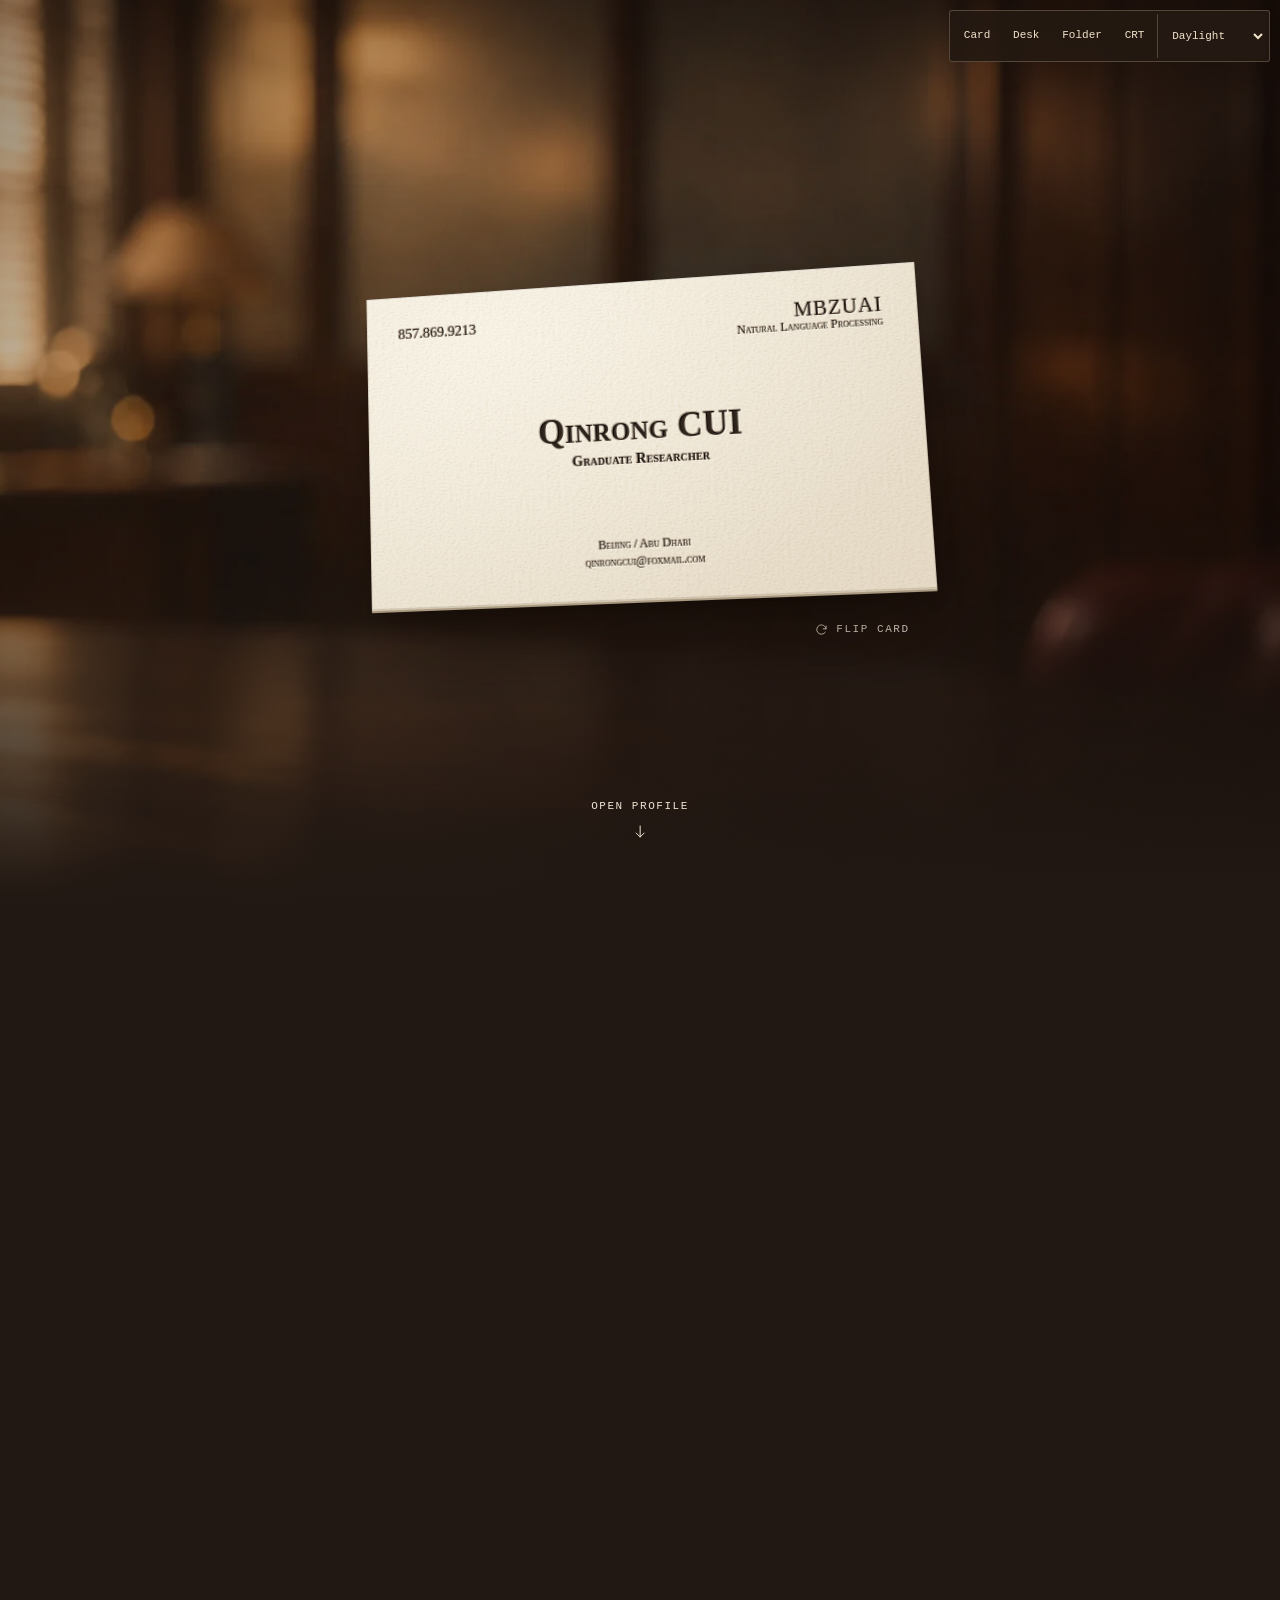
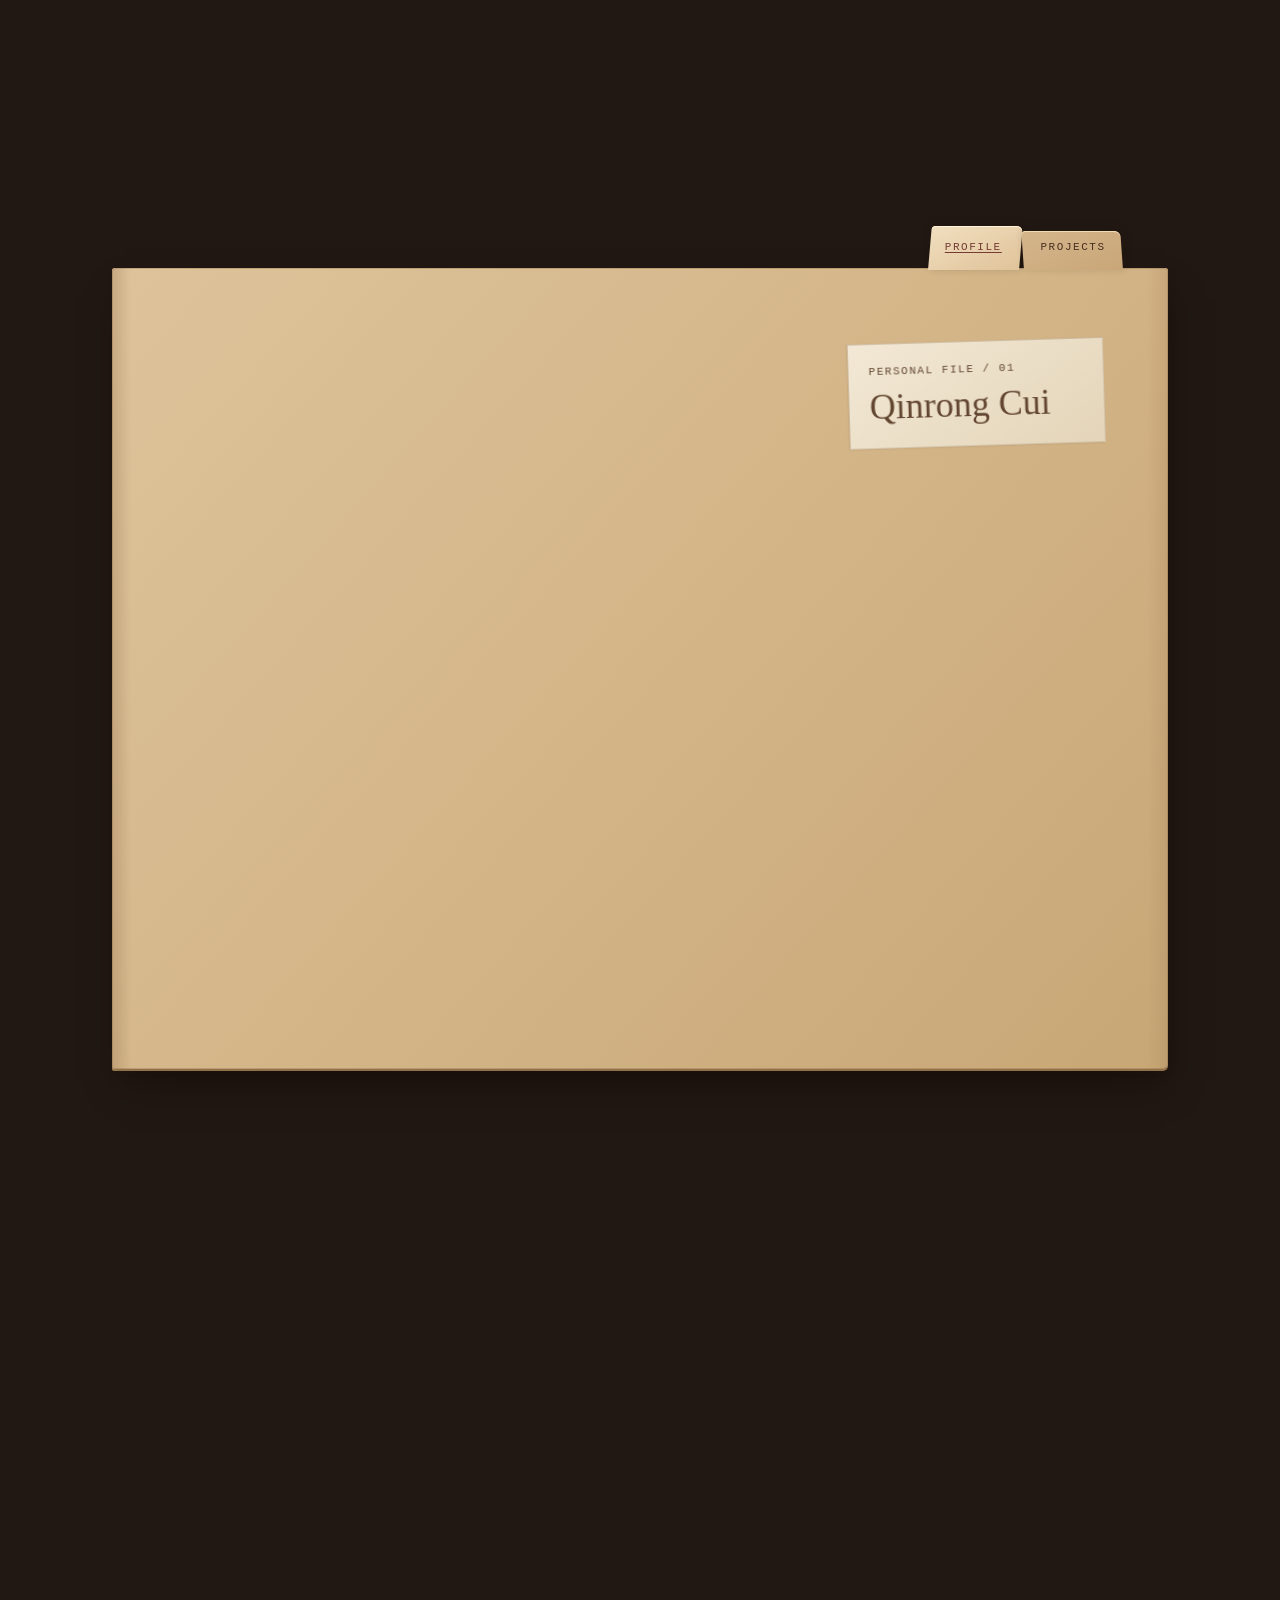
<file: index.html>
<!doctype html>
<html lang="en">
<head>
  <meta charset="utf-8">
  <meta name="viewport" content="width=device-width, initial-scale=1">
  <meta name="description" content="Qinrong Cui, graduate researcher in Natural Language Processing at MBZUAI.">
  <meta name="theme-color" content="#211813">
  <title>Qinrong Cui</title>
  <link rel="icon" type="image/svg+xml" href="assets/monogram.svg">
  <link rel="preload" as="image" href="assets/office.webp">
  <link rel="stylesheet" href="assets/site.css?v=desk-terminal">
  <link rel="stylesheet" href="assets/terminal.css?v=desk-terminal">
  <link rel="stylesheet" href="assets/desk3d/scene.css">
  <link rel="stylesheet" href="assets/dossier.css">
  <script src="assets/site.js?v=desk-3d" defer></script>
  <script src="assets/dossier.js" defer></script>
  <script src="assets/desk3d/scene.js" type="module"></script>
</head>
<body>
  <main class="desk-story">
    <div class="desk-backdrop" aria-hidden="true">
      <div class="desk-render"></div>
      <div class="desk-camera">
        <img src="assets/walnut-desk.webp" width="1672" height="941" alt="">
      </div>
    </div>
    <nav class="desk-inspect small-print" aria-label="Desk views and lighting" hidden>
      <button type="button" data-desk-view="card">Card</button>
      <button type="button" data-desk-view="desk">Desk</button>
      <button type="button" data-desk-view="folder">Folder</button>
      <button type="button" data-desk-view="crt">CRT</button>
      <select aria-label="Desk lighting">
        <option value="day">Daylight</option>
        <option value="dusk">Dusk</option>
        <option value="night">Night</option>
        <option value="local">Local time</option>
      </select>
    </nav>
    <div class="desk-arrival" id="card" tabindex="-1">
      <section class="cover" aria-label="Qinrong Cui’s business card">
        <svg class="card-materials" width="0" height="0" aria-hidden="true" focusable="false">
          <defs>
            <filter id="fiber-relief" filterUnits="userSpaceOnUse" x="0" y="0" width="168" height="168" color-interpolation-filters="sRGB">
              <feTurbulence type="fractalNoise" baseFrequency=".28 .57" numOctaves="2" seed="23" stitchTiles="stitch" result="fiber-height"/>
              <feDiffuseLighting in="fiber-height" surfaceScale="1.45" lighting-color="#fff">
                <feDistantLight data-card-light azimuth="225" elevation="38"/>
              </feDiffuseLighting>
            </filter>
            <pattern id="lit-fibers" width="168" height="168" patternUnits="userSpaceOnUse">
              <rect width="168" height="168" fill="#808080" filter="url(#fiber-relief)"/>
            </pattern>

            <filter id="pressed-ink" x="-10%" y="-24%" width="120%" height="148%" color-interpolation-filters="sRGB">
              <feGaussianBlur in="SourceAlpha" stdDeviation=".55" result="glyph-depth"/>
              <feDiffuseLighting in="glyph-depth" surfaceScale="-2.1" lighting-color="#fff" result="groove-light">
                <feDistantLight data-card-light azimuth="225" elevation="38"/>
              </feDiffuseLighting>
              <feComponentTransfer in="groove-light" result="ink-tone">
                <feFuncR type="linear" slope=".23" intercept=".048"/>
                <feFuncG type="linear" slope=".18" intercept=".039"/>
                <feFuncB type="linear" slope=".14" intercept=".031"/>
              </feComponentTransfer>
              <feComposite in="ink-tone" in2="SourceAlpha" operator="in" result="ink"/>
              <feColorMatrix id="groove-shadow" in="groove-light" type="matrix" values="0 0 0 0 .39  0 0 0 0 .28  0 0 0 0 .19  -.72 0 0 0 .418" result="groove-shadow"/>
              <feColorMatrix id="groove-highlight" in="groove-light" type="matrix" values="0 0 0 0 1  0 0 0 0 .99  0 0 0 0 .95  1.55 0 0 0 -.989" result="groove-highlight"/>
              <feMerge>
                <feMergeNode in="groove-shadow"/>
                <feMergeNode in="groove-highlight"/>
                <feMergeNode in="ink"/>
              </feMerge>
            </filter>
          </defs>
        </svg>

        <div class="card-stage">
          <button class="card-flip small-print" type="button" aria-controls="card-contact" aria-expanded="false" hidden>
            <svg width="15" height="15" viewBox="0 0 16 16" fill="none" aria-hidden="true">
              <path d="M12.9 7.3A5 5 0 1 0 12 11m.9-6.8v3.1H9.8" stroke="currentColor" stroke-linecap="round" stroke-linejoin="round"/>
            </svg>
            Flip card
          </button>

          <div class="business-card">
            <div class="card-side card-front paper">
              <svg class="card-surface" width="100%" height="100%" aria-hidden="true" focusable="false">
                <rect width="100%" height="100%" fill="url(#lit-fibers)"/>
              </svg>
              <div class="card-corners">
                <a class="card-phone" href="tel:+18578699213"><span class="card-ink">857.869.9213</span></a>
                <div class="card-affiliation card-ink">
                  <strong>MBZUAI</strong>
                  <span>Natural Language Processing</span>
                </div>
              </div>

              <div class="card-identity card-ink">
                <h1 id="card-name">Qinrong <span class="card-surname">Cui</span></h1>
                <p>Graduate Researcher</p>
              </div>

              <div class="card-details">
                <span class="card-ink">Beijing / Abu Dhabi</span>
                <a href="mailto:qinrongcui@foxmail.com"><span class="card-ink">qinrongcui@foxmail.com</span></a>
              </div>
            </div>

            <div class="card-side card-back paper" id="card-contact" inert>
              <svg class="card-surface" width="100%" height="100%" aria-hidden="true" focusable="false">
                <rect width="100%" height="100%" fill="url(#lit-fibers)"/>
              </svg>
              <div class="card-back-heading">
                <h2 class="card-ink">Contact</h2>
                <span class="card-ink">Beijing / Abu Dhabi</span>
              </div>
              <dl class="card-contact-list">
                <div>
                  <dt class="card-ink">Email</dt>
                  <dd><a href="mailto:qinrongcui@foxmail.com"><span class="card-ink">qinrongcui@foxmail.com</span></a></dd>
                </div>
                <div>
                  <dt class="card-ink">Phone</dt>
                  <dd><a href="tel:+18578699213"><span class="card-ink">+1 857.869.9213</span></a></dd>
                </div>
                <div>
                  <dt class="card-ink">GitHub</dt>
                  <dd><a href="https://github.com/Qinmayyear"><span class="card-ink">@Qinmayyear</span></a></dd>
                </div>
                <div>
                  <dt class="card-ink">LinkedIn</dt>
                  <dd><a href="https://www.linkedin.com/in/qinrong-cui-92b93a1bb/"><span class="card-ink">Qinrong Cui</span></a></dd>
                </div>
              </dl>
            </div>
          </div>
        </div>

        <a class="open-profile small-print" href="#profile">
          <span>Open profile</span>
          <svg width="16" height="16" viewBox="0 0 16 16" fill="none" aria-hidden="true">
            <path d="M8 2v11m-4-4 4 4 4-4" stroke="currentColor" stroke-linecap="round" stroke-linejoin="round"/>
          </svg>
        </a>
      </section>
    </div>

    <section class="profile-scene" id="profile" aria-labelledby="profile-title" tabindex="-1">
      <div class="file-folder dossier">
        <nav class="dossier-tabs small-print" aria-label="Folder sections">
          <a class="dossier-tab" id="dossier-profile-tab" href="#profile">Profile</a>
          <a class="dossier-tab" id="dossier-projects-tab" href="projects/">Projects</a>
        </nav>
        <div class="profile-sheet paper">
          <article id="dossier-profile">
            <header>
              <div class="sheet-meta small-print">
                <p><span class="sheet-number">01</span> Personal Profile</p>
                <p>Abu Dhabi, UAE</p>
              </div>

              <div class="sheet-heading">
                <div>
                  <h2 id="profile-title">Qinrong Cui</h2>
                  <p class="sheet-subtitle">Graduate research in natural language processing</p>
                </div>
                <img class="sheet-imprint" src="assets/monogram.svg" width="104" height="104" alt="">
              </div>
            </header>

            <p class="sheet-intro">I study how to evaluate multimodal models, especially how well they understand images and generate video. I’m interested in building benchmarks that make those capabilities easier to measure.</p>

            <div class="sheet-columns">
              <section aria-labelledby="education-title">
                <h3 class="small-print" id="education-title">Education</h3>
                <ul class="education-list">
                  <li>
                    <div class="education-line">
                      <strong><abbr title="Mohamed bin Zayed University of Artificial Intelligence">MBZUAI</abbr></strong>
                      <span class="education-date">2025–present</span>
                    </div>
                    <p>M.Sc. in Natural Language Processing</p>
                  </li>
                  <li>
                    <div class="education-line">
                      <strong>Northeastern University</strong>
                      <span class="education-date">2021–2025</span>
                    </div>
                    <p>B.S. in Computer Science</p>
                  </li>
                </ul>
              </section>

              <section aria-labelledby="interests-title">
                <h3 class="small-print" id="interests-title">Research Interests</h3>
                <ul class="interest-list">
                  <li>Multimodal language models</li>
                  <li>Video generation evaluation</li>
                  <li>Benchmark development</li>
                </ul>
              </section>
            </div>
          </article>

          <section id="dossier-projects" hidden>
            <header class="dossier-project-header">
              <h2 id="dossier-project-title">Projects</h2>
              <a class="small-print" href="projects/">Full research archive</a>
            </header>
            <p class="dossier-status" role="status"></p>
            <div class="dossier-project-content"></div>
          </section>

          <footer class="sheet-footer small-print" id="profile-end" tabindex="-1">
            <nav class="file-navigation" aria-label="Explore the desk">
              <a href="#terminal">Open terminal</a>
            </nav>
            <nav aria-label="Contact">
              <a href="https://github.com/Qinmayyear">GitHub</a>
              <a href="https://www.linkedin.com/in/qinrong-cui-92b93a1bb/">LinkedIn</a>
              <a class="back-to-card" href="#card">Back to card</a>
            </nav>
          </footer>
        </div>
        <div class="folder-cover" aria-hidden="true">
          <div class="folder-label">
            <p class="small-print">Personal file / 01</p>
            <p>Qinrong Cui</p>
          </div>
        </div>
      </div>
    </section>

    <div class="terminal-travel" aria-hidden="true"></div>
    <section class="terminal-scene" id="terminal" aria-labelledby="terminal-title" tabindex="-1">
      <div class="terminal-window">
        <div class="terminal-glass">
          <header class="terminal-header small-print">
            <p>03 / Desk terminal</p>
            <p class="terminal-session">Local session</p>
          </header>

          <div class="terminal-heading">
            <h2 id="terminal-title">Guestbook<span aria-hidden="true">_</span></h2>
            <p>Leave a short note. Notes are saved in this browser.</p>
          </div>

          <div class="terminal-desk">
            <form class="terminal-form" hidden>
              <label for="guest-name">Name <span>(optional)</span></label>
              <input id="guest-name" name="name" type="text" maxlength="40" autocomplete="nickname" placeholder="Visitor">
              <label for="guest-message">Note</label>
              <textarea id="guest-message" name="message" rows="3" maxlength="280" required></textarea>
              <button type="submit">Save note</button>
              <p class="terminal-status" role="status"></p>
            </form>

            <section class="terminal-notes" aria-labelledby="terminal-notes-title">
              <h3 class="small-print" id="terminal-notes-title">Notes on this device</h3>
              <p class="terminal-empty">No notes yet.</p>
              <ul class="terminal-log"></ul>
              <noscript><p>Enable JavaScript to save a note.</p></noscript>
            </section>
          </div>

          <nav class="terminal-footer small-print" aria-label="Desk navigation">
            <a href="#profile-end">Back to desk</a>
            <a href="projects/">Projects</a>
          </nav>
        </div>
      </div>
    </section>
  </main>
</body>
</html>
</file>
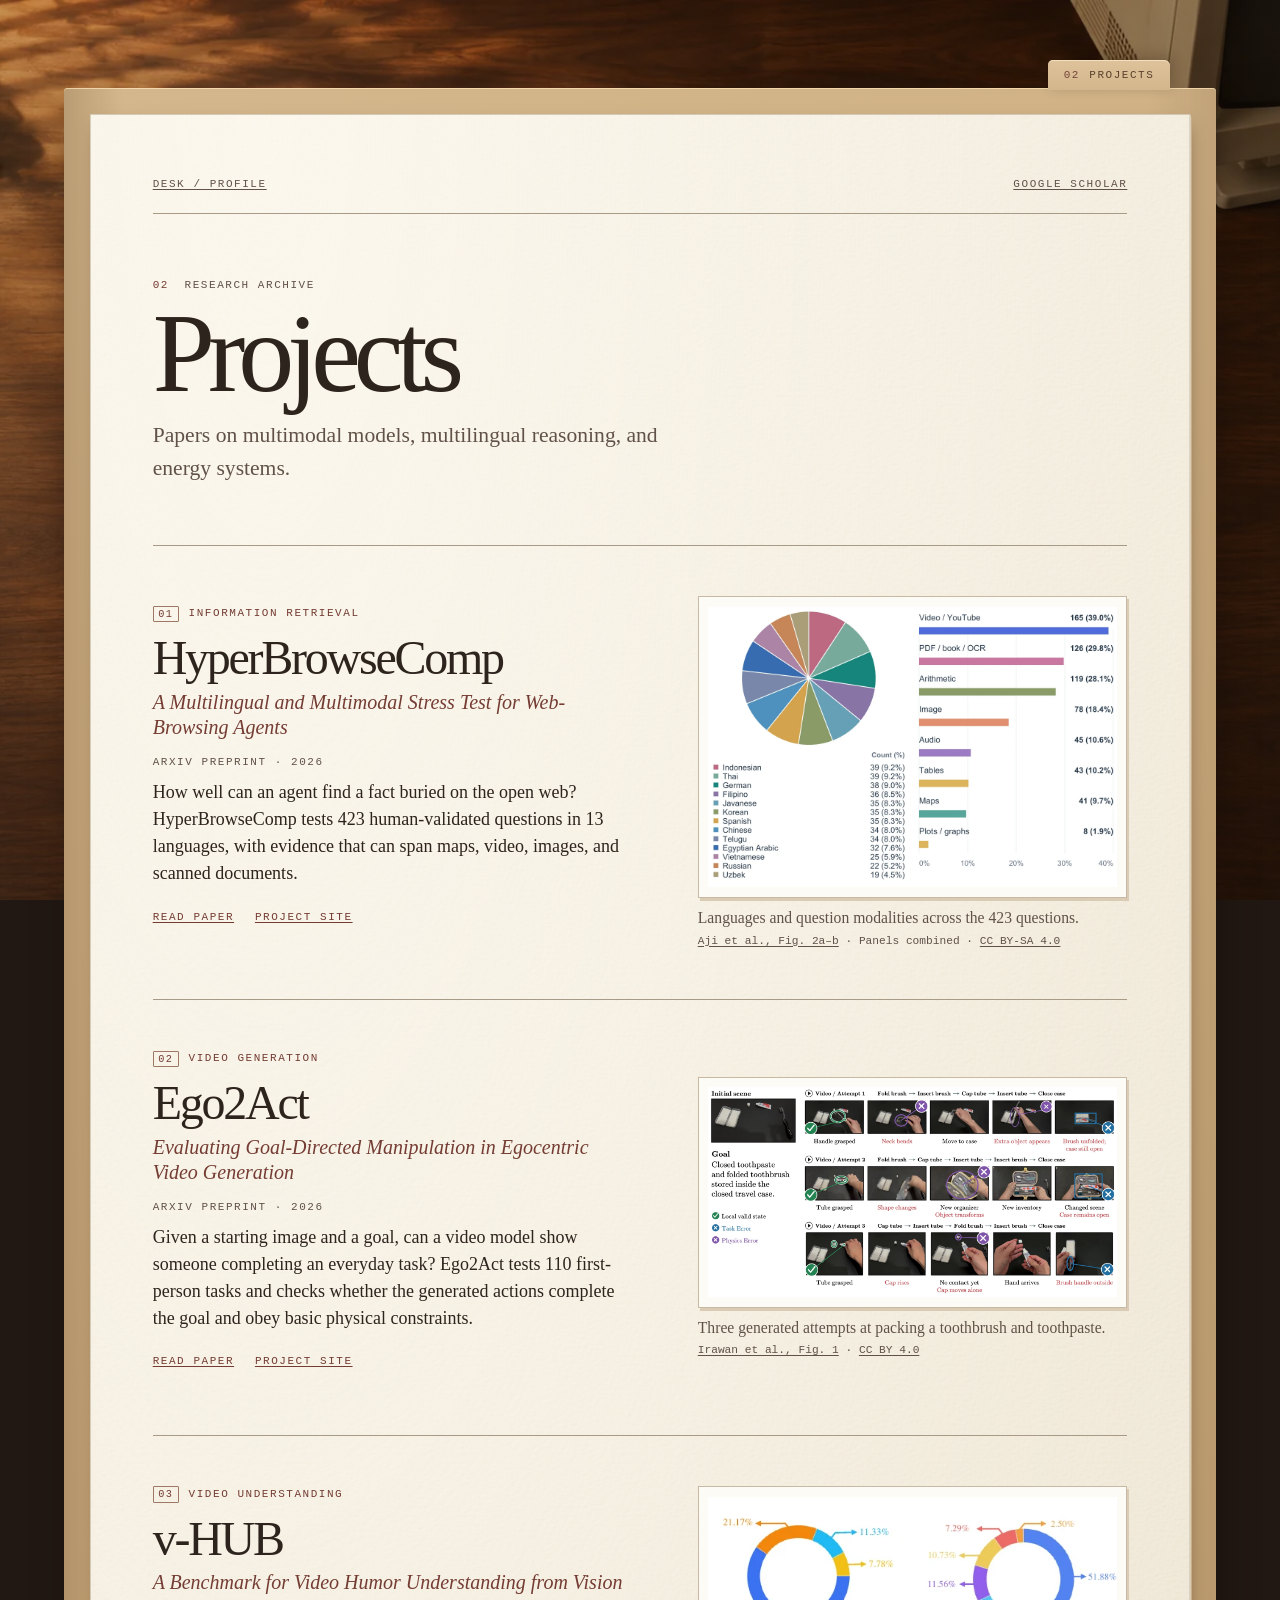
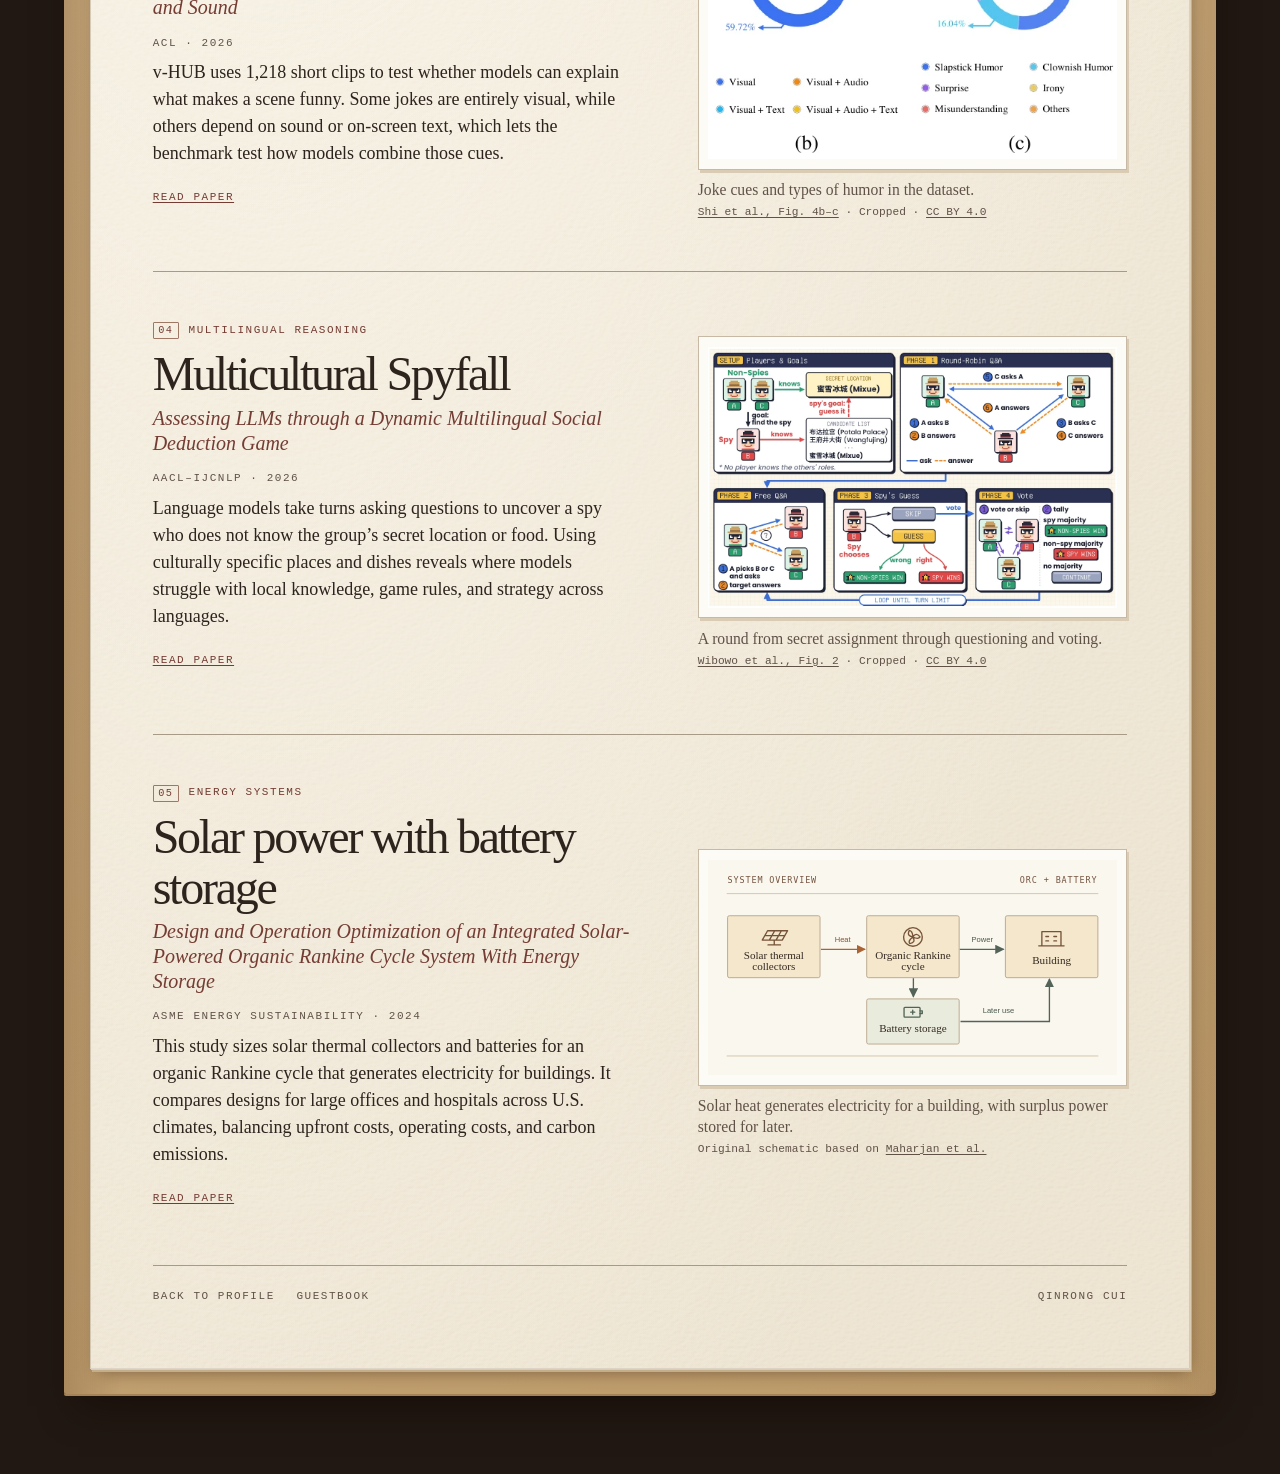
<file: projects/index.html>
<!doctype html>
<html lang="en">
<head>
  <meta charset="utf-8">
  <meta name="viewport" content="width=device-width, initial-scale=1">
  <meta name="description" content="Research projects and publications by Qinrong Cui, with short summaries and figures from the papers.">
  <meta name="theme-color" content="#211813">
  <title>Projects · Qinrong Cui</title>
  <link rel="icon" type="image/svg+xml" href="../assets/monogram.svg">
  <link rel="stylesheet" href="../assets/site.css?v=desk-terminal">
  <link rel="stylesheet" href="../assets/projects.css?v=desk-terminal">
</head>
<body class="projects-page">
  <main class="projects-scene">
    <div class="file-folder research-folder">
      <div class="folder-tab small-print" aria-hidden="true"><span>02</span> Projects</div>
      <div class="profile-sheet paper research-sheet">
        <header class="research-header">
          <nav class="sheet-meta small-print" aria-label="Desk navigation">
            <a href="../#profile-end">Desk / Profile</a>
            <a href="https://scholar.google.com/citations?user=haKq-BoAAAAJ&amp;hl=en">Google Scholar</a>
          </nav>
          <div class="research-heading">
            <p class="small-print"><span class="sheet-number">02</span> Research archive</p>
            <h1>Projects</h1>
            <p>Papers on multimodal models, multilingual reasoning, and energy systems.</p>
          </div>
        </header>

        <ol class="research-list">
          <li>
            <article class="research-entry" aria-labelledby="hyperbrowse-title">
              <div class="research-copy">
                <p class="research-index small-print"><span>01</span> Information retrieval</p>
                <h2 id="hyperbrowse-title">HyperBrowseComp<span>A Multilingual and Multimodal Stress Test for Web-Browsing Agents</span></h2>
                <p class="research-venue small-print">arXiv preprint · 2026</p>
                <p>How well can an agent find a fact buried on the open web? HyperBrowseComp tests 423 human-validated questions in 13 languages, with evidence that can span maps, video, images, and scanned documents.</p>
                <nav class="research-links small-print" aria-label="HyperBrowseComp resources">
                  <a href="https://arxiv.org/abs/2610.03574">Read paper</a>
                  <a href="https://hyperbrowsecomp.github.io/">Project site</a>
                </nav>
              </div>
              <figure class="research-figure">
                <a class="figure-print" href="../assets/figures/hyperbrowsecomp.webp" aria-label="View the HyperBrowseComp charts at full size">
                  <img src="../assets/figures/hyperbrowsecomp.webp" width="1112" height="764" alt="A pie chart of the 13 question languages and a bar chart of the evidence and reasoning types in the benchmark." decoding="async">
                </a>
                <figcaption>
                  <span>Languages and question modalities across the 423 questions.</span>
                  <span class="figure-credit"><a href="https://arxiv.org/html/2610.03574v1#S3.F2">Aji et al., Fig. 2a–b</a> · Panels combined · <a href="https://creativecommons.org/licenses/by-sa/4.0/">CC BY-SA 4.0</a></span>
                </figcaption>
              </figure>
            </article>
          </li>
          <li>
            <article class="research-entry" aria-labelledby="ego-title">
              <div class="research-copy">
                <p class="research-index small-print"><span>02</span> Video generation</p>
                <h2 id="ego-title">Ego2Act<span>Evaluating Goal-Directed Manipulation in Egocentric Video Generation</span></h2>
                <p class="research-venue small-print">arXiv preprint · 2026</p>
                <p>Given a starting image and a goal, can a video model show someone completing an everyday task? Ego2Act tests 110 first-person tasks and checks whether the generated actions complete the goal and obey basic physical constraints.</p>
                <nav class="research-links small-print" aria-label="Ego2Act resources">
                  <a href="https://arxiv.org/abs/2610.01092">Read paper</a>
                  <a href="https://ego2act.github.io/">Project site</a>
                </nav>
              </div>
              <figure class="research-figure">
                <a class="figure-print" href="../assets/figures/ego2act.webp" aria-label="View the Ego2Act example at full size">
                  <img src="../assets/figures/ego2act.webp" width="1440" height="740" alt="Three generated attempts to pack a travel case. Markers call out skipped steps and objects changing shape or moving on their own." loading="lazy" decoding="async">
                </a>
                <figcaption>
                  <span>Three generated attempts at packing a toothbrush and toothpaste.</span>
                  <span class="figure-credit"><a href="https://arxiv.org/html/2610.01092v1#S1.F1">Irawan et al., Fig. 1</a> · <a href="https://creativecommons.org/licenses/by/4.0/">CC BY 4.0</a></span>
                </figcaption>
              </figure>
            </article>
          </li>
          <li>
            <article class="research-entry" aria-labelledby="v-hub-title">
              <div class="research-copy">
                <p class="research-index small-print"><span>03</span> Video understanding</p>
                <h2 id="v-hub-title">v-HUB<span>A Benchmark for Video Humor Understanding from Vision and Sound</span></h2>
                <p class="research-venue small-print">ACL · 2026</p>
                <p>v-HUB uses 1,218 short clips to test whether models can explain what makes a scene funny. Some jokes are entirely visual, while others depend on sound or on-screen text, which lets the benchmark test how models combine those cues.</p>
                <nav class="research-links small-print" aria-label="v-HUB resources">
                  <a href="https://aclanthology.org/2026.acl-long.1785/">Read paper</a>
                </nav>
              </div>
              <figure class="research-figure">
                <a class="figure-print" href="../assets/figures/v-hub.webp" aria-label="View the v-HUB charts at full size">
                  <img src="../assets/figures/v-hub.webp" width="548" height="352" alt="Two charts showing which cues convey the jokes and how the clips are distributed across humor types." loading="lazy" decoding="async">
                </a>
                <figcaption>
                  <span>Joke cues and types of humor in the dataset.</span>
                  <span class="figure-credit"><a href="https://aclanthology.org/2026.acl-long.1785.pdf#page=5">Shi et al., Fig. 4b–c</a> · Cropped · <a href="https://creativecommons.org/licenses/by/4.0/">CC BY 4.0</a></span>
                </figcaption>
              </figure>
            </article>
          </li>
          <li>
            <article class="research-entry" aria-labelledby="spyfall-title">
              <div class="research-copy">
                <p class="research-index small-print"><span>04</span> Multilingual reasoning</p>
                <h2 id="spyfall-title">Multicultural Spyfall<span>Assessing LLMs through a Dynamic Multilingual Social Deduction Game</span></h2>
                <p class="research-venue small-print">AACL–IJCNLP · 2026</p>
                <p>Language models take turns asking questions to uncover a spy who does not know the group’s secret location or food. Using culturally specific places and dishes reveals where models struggle with local knowledge, game rules, and strategy across languages.</p>
                <nav class="research-links small-print" aria-label="Multicultural Spyfall resources">
                  <a href="https://aclanthology.org/2026.aacl-long.155/">Read paper</a>
                </nav>
              </div>
              <figure class="research-figure">
                <a class="figure-print" href="../assets/figures/spyfall.webp" aria-label="View the Multicultural Spyfall diagram at full size">
                  <img src="../assets/figures/spyfall.webp" width="1144" height="730" alt="Game flow from assigning a secret location to rounds of questioning, a spy's guess, and a vote." loading="lazy" decoding="async">
                </a>
                <figcaption>
                  <span>A round from secret assignment through questioning and voting.</span>
                  <span class="figure-credit"><a href="https://aclanthology.org/2026.aacl-long.155.pdf#page=2">Wibowo et al., Fig. 2</a> · Cropped · <a href="https://creativecommons.org/licenses/by/4.0/">CC BY 4.0</a></span>
                </figcaption>
              </figure>
            </article>
          </li>
          <li>
            <article class="research-entry" aria-labelledby="solar-title">
              <div class="research-copy">
                <p class="research-index small-print"><span>05</span> Energy systems</p>
                <h2 id="solar-title">Solar power with battery storage<span>Design and Operation Optimization of an Integrated Solar-Powered Organic Rankine Cycle System With Energy Storage</span></h2>
                <p class="research-venue small-print">ASME Energy Sustainability · 2024</p>
                <p>This study sizes solar thermal collectors and batteries for an organic Rankine cycle that generates electricity for buildings. It compares designs for large offices and hospitals across U.S. climates, balancing upfront costs, operating costs, and carbon emissions.</p>
                <nav class="research-links small-print" aria-label="Solar Rankine cycle resources">
                  <a href="https://doi.org/10.1115/ES2024-131901">Read paper</a>
                </nav>
              </div>
              <figure class="research-figure">
                <a class="figure-print" href="../assets/figures/solar-orc.svg" aria-label="View the solar Rankine cycle diagram at full size">
                  <img src="../assets/figures/solar-orc.svg" width="920" height="486" alt="Solar collectors supply heat to the organic Rankine cycle, which powers a building and sends excess electricity to a battery for later use." loading="lazy" decoding="async">
                </a>
                <figcaption>
                  <span>Solar heat generates electricity for a building, with surplus power stored for later.</span>
                  <span class="figure-credit">Original schematic based on <a href="https://doi.org/10.1115/ES2024-131901">Maharjan et al.</a></span>
                </figcaption>
              </figure>
            </article>
          </li>
        </ol>

        <footer class="sheet-footer small-print">
          <nav aria-label="Return to the desk">
            <a href="../#profile-end">Back to profile</a>
            <a href="../#terminal">Guestbook</a>
          </nav>
          <p>Qinrong Cui</p>
        </footer>
      </div>
    </div>
  </main>
</body>
</html>
</file>
<file: assets/site.css>
:root {
  color-scheme: light;
  --desk: #211813;
  --ink: #2e241e;
  --muted-ink: #615248;
  --oxblood: #743c33;
  --rule: #a79a86;
  --book-face: Baskerville, "Book Antiqua", Georgia, serif;
  --card-face: "Copperplate Gothic Light", "Copperplate Gothic", Copperplate, Georgia, serif;
  --card-bold-face: "Copperplate Gothic Bold", "Copperplate Gothic", Copperplate, Georgia, serif;
  --index-face: "SFMono-Regular", Consolas, "Liberation Mono", monospace;
  scroll-behavior: smooth;
  scrollbar-color: #8a7664 var(--desk);
}

*,
*::before,
*::after {
  box-sizing: border-box;
}

body {
  margin: 0;
  background: var(--desk);
  color: var(--ink);
  font: 1.125rem/1.5 var(--book-face);
}

h1,
h2,
h3,
p,
ul {
  margin: 0;
}

a {
  color: inherit;
  text-underline-offset: 0.22em;
}

a:focus-visible {
  outline: 2px solid currentColor;
  outline-offset: 4px;
}

.small-print {
  font: 500 0.6875rem/1.45 var(--index-face);
  letter-spacing: 0.14em;
  text-transform: uppercase;
}

.paper {
  position: relative;
  isolation: isolate;
}

.paper::before {
  position: absolute;
  z-index: -1;
  inset: 0;
  border-radius: inherit;
  background: url("paper-grain.svg") repeat;
  background-size: 168px 168px;
  opacity: var(--paper-grain, 0.24);
  pointer-events: none;
  content: "";
}

/* The desk */

.desk-story {
  --desk-progress: 0;
  position: relative;
  isolation: isolate;
}

.desk-backdrop {
  --desk-shade: linear-gradient(152deg, rgb(38 23 14 / 0.08), rgb(27 17 12 / 0.43));
  position: sticky;
  z-index: -1;
  inset-block-start: 0;
  block-size: 100vh;
  block-size: 100svh;
  margin-block-end: -100vh;
  margin-block-end: -100svh;
  overflow: hidden;
  background: #39291f;
  pointer-events: none;
}

.desk-backdrop::before {
  position: absolute;
  inset: 0;
  background:
    var(--desk-shade),
    url("walnut-desk.webp") 50% 38% / cover no-repeat;
  content: "";
}

/* The calling card */

.cover {
  position: relative;
  isolation: isolate;
  display: grid;
  min-block-size: 100vh;
  min-block-size: 100svh;
  place-items: center;
  padding-block: 4.5rem 6rem;
  overflow: hidden;
  overflow: clip;
}

.cover::before,
.cover::after {
  position: absolute;
  pointer-events: none;
  content: "";
}

.cover::before {
  z-index: -2;
  inset: -5%;
  background: #34261e url("office.webp") 50% 53% / cover no-repeat;
}

.cover::after {
  z-index: -1;
  inset: 0;
  background:
    linear-gradient(180deg, rgb(31 21 15 / 0.14), transparent 57%, var(--desk) 100%),
    radial-gradient(ellipse at 49% 43%, transparent 24%, rgb(18 10 6 / 0.45) 100%);
}

.card-materials {
  position: absolute;
  pointer-events: none;
}

.card-stage {
  position: relative;
  inline-size: min(85vw, 35rem);
  container-type: inline-size;
  perspective: 1100px;
}

.business-card {
  --tilt-x: 0deg;
  --tilt-y: 0deg;
  --card-turn: 0deg;
  display: grid;
  aspect-ratio: 7 / 4;
  transform: rotateZ(-2.5deg) rotateX(calc(6deg + var(--tilt-x))) rotateY(calc(-6deg + var(--tilt-y) + var(--card-turn)));
  transform-style: preserve-3d;
  transition: transform 460ms cubic-bezier(0.2, 0.75, 0.24, 1);
}

.business-card.is-flipped {
  --card-turn: 180deg;
}

.card-flip:not([hidden]) + .business-card {
  cursor: pointer;
}

.card-side {
  --paper-grain: 0.055;
  --rim-x: var(--ink-rim-x, 0.55px);
  --rim-y: var(--ink-rim-y, 0.55px);
  display: grid;
  grid-area: 1 / 1;
  min-inline-size: 0;
  padding: 5.4% 6%;
  border-radius: 1px;
  background:
    radial-gradient(ellipse at var(--window-x, 18%) var(--window-y, 9%),
      rgb(255 251 239 / var(--window-glow, 0.65)), transparent 76%),
    linear-gradient(146deg, #f0e8d7 24%, #e6dac5);
  box-shadow:
    inset 0 0 0 1px rgb(97 74 49 / 0.18),
    inset 0 1px 1px rgb(255 255 255 / 0.7),
    0 1px 0 #d4c8b2,
    0 3px 0 #aa9a81,
    1px 15px 20px -12px rgb(18 10 5 / 0.7),
    15px 44px 76px -20px rgb(14 8 5 / 0.7);
  color: #302923;
  font: 400 0.75rem/1.22 var(--card-face);
  font-size: clamp(0.6875rem, 2.12cqi, 0.75rem);
  font-variant-caps: small-caps;
  text-shadow:
    calc(-0.65 * var(--rim-x)) calc(-0.65 * var(--rim-y)) 0 rgb(67 45 31 / 0.30),
    var(--rim-x) var(--rim-y) 0 rgb(255 250 238 / 0.72);
  -webkit-backface-visibility: hidden;
  backface-visibility: hidden;
}

.card-surface {
  position: absolute;
  z-index: -1;
  inset: 0;
  inline-size: 100%;
  block-size: 100%;
  border-radius: inherit;
  mix-blend-mode: soft-light;
  mask-image: radial-gradient(ellipse at var(--window-x, 18%) var(--window-y, 9%), #000 5%, rgb(0 0 0 / 0.38) 100%);
  opacity: 0.68;
  pointer-events: none;
}

.card-ink {
  filter: url("#pressed-ink");
  text-shadow: none;
}

span.card-ink {
  display: inline-block;
}

.card-front {
  grid-template-rows: 1fr auto 1fr;
}

.card-corners {
  display: flex;
  align-items: flex-start;
  justify-content: space-between;
  gap: 0.5rem;
  align-self: start;
}

.card-phone {
  font-size: clamp(0.75rem, 2.68cqi, 0.9375rem);
  font-variant-numeric: lining-nums tabular-nums;
  white-space: nowrap;
}

.card-affiliation {
  display: grid;
  text-align: right;
}

.card-affiliation strong {
  font-size: clamp(0.875rem, 3.65cqi, 1.375rem);
  font-weight: 400;
  letter-spacing: 0.05em;
  line-height: 1;
}

.card-affiliation span {
  line-height: 1.1;
}

.card-identity {
  font-family: var(--card-bold-face);
  font-weight: 700;
  text-align: center;
}

.card-identity h1 {
  font-size: clamp(1.375rem, 6.25cqi, 2.25rem);
  font-weight: inherit;
  letter-spacing: 0.008em;
  line-height: 1.06;
}

.card-surname {
  font-variant-caps: normal;
  text-transform: uppercase;
}

.card-identity p {
  margin-block-start: 0.3em;
  font-size: clamp(0.75rem, 2.55cqi, 0.9375rem);
  letter-spacing: 0.01em;
}

.card-details {
  display: grid;
  justify-items: center;
  gap: 0.2em;
  align-self: end;
  text-align: center;
}

.card-side a {
  text-decoration: none;
}

.card-front a:hover,
.card-front a:focus-visible {
  text-decoration: underline;
}

.card-back {
  grid-template-rows: auto 1fr;
  row-gap: clamp(0.3rem, 1.7cqi, 0.75rem);
  transform: rotateY(180deg);
}

.card-back-heading {
  display: flex;
  flex-wrap: wrap;
  justify-content: space-between;
  align-items: baseline;
  gap: 0.1rem 0.6rem;
  padding-block-end: 0.5em;
}

.card-back-heading h2 {
  font: 700 clamp(1.125rem, 4.3cqi, 1.5rem)/1 var(--card-bold-face);
}

.card-back-heading span {
  color: var(--muted-ink);
}

.card-contact-list {
  display: grid;
  grid-template-rows: repeat(4, 1fr);
  margin: 0;
}

.card-contact-list > div {
  display: grid;
  grid-template-columns: minmax(3.65rem, 24%) minmax(0, 1fr);
  align-items: center;
  gap: 0.45rem;
}

.card-back-heading,
.card-contact-list > div {
  position: relative;
}

.card-back-heading::after,
.card-contact-list > div:not(:last-child)::after {
  position: absolute;
  inset: auto 0 0;
  block-size: 1px;
  background: rgb(98 73 50 / 0.25);
  box-shadow:
    calc(-0.55 * var(--rim-x)) calc(-0.55 * var(--rim-y)) 0 rgb(76 53 35 / 0.12),
    var(--rim-x) var(--rim-y) 0 rgb(255 249 235 / 0.72);
  pointer-events: none;
  content: "";
}

.card-back-heading::after {
  background: rgb(98 73 50 / 0.39);
}

.card-contact-list dt {
  color: var(--muted-ink);
  font-size: clamp(0.625rem, 2.05cqi, 0.75rem);
  letter-spacing: 0.035em;
  text-transform: uppercase;
}

.card-contact-list dd {
  margin: 0;
  font-size: clamp(0.75rem, 2.75cqi, 0.9375rem);
}

.card-contact-list a {
  display: flex;
  align-items: center;
  min-block-size: 1.5rem;
  margin-inline-start: -0.35rem;
  padding-inline: 0.35rem;
  overflow-wrap: anywhere;
}

.card-contact-list a:hover,
.card-contact-list a:focus-visible {
  background: rgb(118 76 44 / 0.08);
}

.card-flip:not([hidden]) {
  position: absolute;
  inset-block-start: calc(100% + 0.6rem);
  inset-inline-end: 0;
  display: inline-flex;
  align-items: center;
  gap: 0.45rem;
  min-block-size: 2.75rem;
  padding: 0 0.65rem;
  border: 0;
  border-radius: 1px;
  background: transparent;
  color: #f0e5d4;
  cursor: pointer;
}

.card-flip:hover {
  background: rgb(247 235 218 / 0.10);
}

.card-flip:focus-visible {
  outline: 2px solid currentColor;
  outline-offset: 2px;
}

.open-profile {
  position: absolute;
  inset-block-end: clamp(1.35rem, 6svh, 3.5rem);
  inset-inline-start: 50%;
  display: grid;
  justify-items: center;
  gap: 0.55rem;
  min-block-size: 44px;
  padding: 0.4rem 0.75rem;
  color: #f0e5d4;
  text-decoration: none;
  white-space: nowrap;
  transform: translateX(-50%);
}

.open-profile svg {
  transition: transform 180ms ease-out;
}

.open-profile:hover svg {
  transform: translateY(3px);
}

/* The profile file */

.profile-scene {
  position: relative;
  z-index: 1;
  display: grid;
  min-block-size: 100vh;
  min-block-size: 100svh;
  place-items: center;
  padding: clamp(3.3rem, 5.3vw, 4.5rem) clamp(0.65rem, 4vw, 3rem) clamp(2.3rem, 4.4vw, 4rem);
  overflow-x: clip;
}

.desk-arrival:focus-visible,
.profile-scene:focus-visible {
  outline: 2px solid #efe4d2;
  outline-offset: -4px;
}

.file-folder {
  position: relative;
  isolation: isolate;
  inline-size: min(100%, 66rem);
  padding: clamp(0.65rem, 2vw, 1.65rem);
  border-radius: 3px 3px 5px 2px;
  background:
    linear-gradient(90deg, rgb(94 60 32 / 0.22), transparent 5%, transparent 94%, rgb(93 59 32 / 0.13)),
    linear-gradient(151deg, #d4b78c, #bd9b6a);
  box-shadow:
    inset 0 1px rgb(255 231 186 / 0.7),
    0 2px 0 #a58356,
    5px 21px 34px -9px rgb(20 11 6 / 0.68);
  perspective: clamp(1350px, 205vw, 2650px);
  perspective-origin: left center;
}

.folder-tab {
  position: absolute;
  inset-block-end: calc(100% - 2px);
  inset-inline-end: clamp(0.85rem, 4vw, 2.85rem);
  display: flex;
  gap: 0.85em;
  padding: 0.5rem 1rem 0.4rem;
  border-radius: 5px 6px 0 0;
  background: linear-gradient(#dec29b, #d3b68b);
  box-shadow: inset 0 1px rgb(255 238 206 / 0.68), 3px -3px 13px rgb(22 12 6 / 0.21);
  color: #5b412d;
}

.folder-tab span {
  color: #75453a;
}

.folder-cover {
  position: absolute;
  z-index: 2;
  inset: 0;
  border-radius: inherit;
  background:
    linear-gradient(90deg, rgb(100 61 32 / 0.19), transparent 1.8%, transparent 98%, rgb(100 61 32 / 0.10)),
    linear-gradient(132deg, #dec39a, #c8a776);
  box-shadow: inset 0 0 0 1px rgb(113 75 44 / 0.25), 2px 4px 5px rgb(34 20 11 / 0.18);
  transform: rotateY(-173deg);
  transform-origin: left center;
  transform-style: preserve-3d;
  pointer-events: none;
}

.folder-label {
  position: absolute;
  inset-block-start: clamp(1.6rem, 6.4vw, 4.6rem);
  inset-inline-end: clamp(1.25rem, 5vw, 4rem);
  display: grid;
  gap: 0.45rem;
  min-inline-size: clamp(9rem, 22vw, 16rem);
  padding: clamp(0.7rem, 2vw, 1.25rem);
  border: 1px solid rgb(113 75 44 / 0.20);
  background: linear-gradient(145deg, #f2e8d5, #e4d5b9);
  box-shadow: 0 1px 2px rgb(86 54 28 / 0.22);
  color: #634631;
  transform: translateZ(1px) rotate(-1.75deg);
  -webkit-backface-visibility: hidden;
  backface-visibility: hidden;
}

.folder-label p:last-child {
  font-size: clamp(1.2rem, 3.2vw, 2.25rem);
  line-height: 1.1;
}

.profile-sheet {
  inline-size: 100%;
  padding: clamp(1.5rem, 3.8vw, 3.7rem) clamp(1.15rem, 6vw, 5.1rem);
  border: 1px solid rgb(94 66 43 / 0.18);
  background:
    radial-gradient(ellipse at 16% 0%, #fbf7ed, transparent 81%),
    linear-gradient(155deg, #f3eddf, #ede4d2);
  box-shadow:
    1px 1px 0 #dbcdb3,
    2px 3px 0 #c4ae89,
    3px 8px 17px -6px rgb(56 34 18 / 0.55);
}

.profile-sheet::before {
  background: url("cotton-paper.svg") repeat;
  background-size: 160px 160px;
  mix-blend-mode: soft-light;
  opacity: 0.43;
}

.sheet-meta {
  display: flex;
  flex-wrap: wrap;
  justify-content: space-between;
  gap: 0.5rem 1.25rem;
  padding-block-end: 0.85rem;
  border-block-end: 1px solid var(--rule);
  color: var(--muted-ink);
}

.sheet-number {
  margin-inline-end: 0.68em;
  color: var(--oxblood);
}

.sheet-heading {
  display: flex;
  align-items: center;
  justify-content: space-between;
  gap: 1.5rem;
  margin-block-start: clamp(1.65rem, 4.25vw, 3.2rem);
}

.sheet-heading h2 {
  font-size: clamp(2.6rem, 8.6vw, 6rem);
  font-weight: 400;
  letter-spacing: -0.062em;
  line-height: 0.97;
}

.sheet-subtitle {
  margin-block-start: 0.7rem;
  color: var(--oxblood);
  font-size: clamp(1rem, 2.4vw, 1.375rem);
  font-style: italic;
  line-height: 1.3;
}

.sheet-imprint {
  inline-size: clamp(4.75rem, 8vw, 6.5rem);
  block-size: auto;
  margin-inline-end: 0.375rem;
  opacity: 0.77;
  transform: rotate(-10deg);
}

.sheet-intro {
  max-inline-size: 61ch;
  margin-block-start: clamp(1.3rem, 3.2vw, 2.25rem);
  font-size: clamp(1.125rem, 2.45vw, 1.375rem);
  line-height: 1.48;
}

.sheet-columns {
  display: grid;
  grid-template-columns: minmax(0, 1.25fr) minmax(0, 1fr);
  gap: 1.85rem clamp(2rem, 5vw, 4.5rem);
  margin-block-start: clamp(1.65rem, 3.4vw, 2.75rem);
  padding-block-start: 1.15rem;
  border-block-start: 1px solid var(--rule);
}

.sheet-columns h3 {
  margin-block-end: 0.8rem;
  color: var(--oxblood);
  font-weight: 600;
}

.education-list,
.interest-list {
  padding: 0;
  list-style: none;
}

.education-list li + li {
  margin-block-start: 0.72rem;
}

.education-line {
  display: flex;
  flex-wrap: wrap;
  align-items: baseline;
  justify-content: space-between;
  gap: 0.15rem 0.6rem;
}

.education-date {
  color: var(--muted-ink);
  font: 400 0.6875rem/1.5 var(--index-face);
  white-space: nowrap;
}

.education-list p {
  color: var(--muted-ink);
  font-size: 1rem;
}

.interest-list li {
  position: relative;
  padding-inline-start: 0.95rem;
}

.interest-list li::before {
  position: absolute;
  inset-block-start: 0.69em;
  inset-inline-start: 0.15rem;
  inline-size: 0.23rem;
  block-size: 0.23rem;
  background: var(--oxblood);
  transform: rotate(45deg);
  content: "";
}

.interest-list li + li {
  margin-block-start: 0.25rem;
}

.sheet-footer,
.sheet-footer nav {
  display: flex;
  flex-wrap: wrap;
  align-items: center;
  gap: 0.3rem 1.35rem;
}

.sheet-footer {
  justify-content: space-between;
  margin-block-start: clamp(1.55rem, 3.5vw, 2.75rem);
  padding-block-start: 0.55rem;
  border-block-start: 1px solid var(--rule);
  color: var(--muted-ink);
}

.sheet-footer a {
  display: inline-flex;
  align-items: center;
  gap: 0.35em;
  min-block-size: 2.75rem;
  text-decoration: none;
}

.sheet-footer a:hover,
.sheet-footer a:focus-visible {
  color: var(--oxblood);
  text-decoration: underline;
}

.file-navigation .file-projects {
  gap: 0.7em;
  padding-inline: 0.75rem;
  border: 1px solid rgb(113 75 44 / 0.29);
  border-radius: 3px 3px 1px 1px;
  background: linear-gradient(145deg, #e9d6b4, #dfc49b);
  color: #493020;
}

.file-projects span {
  color: var(--oxblood);
}

#profile-end {
  scroll-margin-block-start: min(65svh, max(0px, 100svh - 8rem));
}

#profile-end:focus-visible {
  outline: 2px solid var(--oxblood);
  outline-offset: 4px;
}

@media screen and (prefers-reduced-motion: no-preference) and (min-height: 31rem) {
  .desk-motion .desk-arrival {
    min-block-size: calc(100svh + clamp(14rem, 56svh, 31rem));
  }

  .desk-motion .cover {
    position: sticky;
    inset-block-start: 0;
  }

  .desk-motion .cover::before {
    opacity: max(0, calc(1 - 1.32 * var(--desk-progress)));
    transform: translateY(calc(-3.5svh * var(--desk-progress))) scale(calc(1 + 0.09 * var(--desk-progress)));
  }

  .desk-motion .cover::after {
    opacity: calc(1 - var(--desk-progress));
  }

  .desk-motion .desk-backdrop::before {
    transform: scale(calc(1.065 - 0.065 * var(--desk-progress)));
    transform-origin: 43% 43%;
  }

  .desk-motion .card-stage {
    transform:
      translate3d(
        calc(clamp(-27rem, -29vw, -4rem) * var(--desk-progress)),
        calc(clamp(-17rem, -27svh, -6.5rem) * var(--desk-progress)),
        0
      )
      rotateZ(calc(-6deg * var(--desk-progress)))
      scale(calc(1 - 0.64 * var(--desk-progress)));
  }

  .desk-motion .card-flip:not(:focus-visible),
  .desk-motion .open-profile:not(:focus-visible) {
    opacity: max(0, calc(1 - 1.24 * var(--desk-progress)));
  }

  .is-past-card .card-flip:not(:focus-visible),
  .is-past-card .open-profile:not(:focus-visible) {
    visibility: hidden;
  }

  .is-past-card .card-stage {
    pointer-events: none;
  }

  .desk-motion .profile-scene {
    margin-block-start: calc(-1 * clamp(8rem, 30svh, 18rem));
  }

  .desk-motion .folder-cover {
    transform: rotateY(calc(-173deg * var(--folder-progress, 0)));
  }

  .desk-motion .file-folder:has(a:focus-visible) .folder-cover {
    transform: rotateY(-173deg);
  }
}

@media (max-width: 42rem) {
  .cover::before {
    background-position: 24% 50%;
  }

  .desk-backdrop::before {
    background-position: 53% 40%;
  }

  .sheet-columns {
    grid-template-columns: 1fr;
  }

  .sheet-imprint {
    display: none;
  }
}

@media (prefers-reduced-motion: reduce) {
  :root {
    scroll-behavior: auto;
  }

  .business-card {
    transform: rotateZ(-2.5deg) rotateY(var(--card-turn));
    transition: none;
  }

  .open-profile svg {
    transition: none;
  }

  .open-profile:hover svg {
    transform: none;
  }
}

@media (forced-colors: active) {
  .card-surface {
    display: none;
  }

  .card-ink {
    filter: none;
  }

  .card-side {
    text-shadow: none;
  }
}

@media print {
  body,
  .file-folder,
  .profile-scene,
  .profile-sheet {
    background: white;
    color: black;
  }

  .desk-arrival,
  .desk-backdrop,
  .folder-tab,
  .folder-cover,
  .profile-sheet::before,
  .file-navigation,
  .back-to-card {
    display: none;
  }

  .file-folder,
  .profile-scene,
  .profile-sheet {
    display: block;
    min-block-size: auto;
    inline-size: auto;
    padding: 0;
    border: 0;
    box-shadow: none;
    perspective: none;
  }
}
</file>
<file: assets/terminal.css>
.desk-camera,
.terminal-travel {
  display: none;
}

.terminal-scene {
  --terminal-ink: #f2d49a;
  --terminal-dim: #c6ac81;
  --terminal-rule: #695539;
  display: grid;
  min-block-size: 100svh;
  place-items: center;
  padding: clamp(1rem, 4vw, 3rem);
  background: radial-gradient(ellipse at 51% 23%, #33271b, #17130f 79%);
  color: var(--terminal-ink);
}

.terminal-scene:focus-visible {
  outline: 2px solid var(--terminal-ink);
  outline-offset: -4px;
}

.terminal-window {
  inline-size: min(100%, 47rem);
  padding: clamp(0.3rem, 0.7vw, 0.55rem);
  border: 1px solid #746047;
  border-radius: 17px;
  background: linear-gradient(156deg, #534435, #2e241a);
  box-shadow: 0 1.5rem 3.5rem -1rem #0c0906b3, inset 0 1px #c6a87849;
}

.terminal-glass {
  position: relative;
  display: grid;
  align-content: start;
  gap: clamp(1rem, 2.7vw, 1.6rem);
  min-inline-size: 0;
  padding: clamp(1rem, 3.3vw, 2.4rem);
  border: 1px solid #372e21;
  border-radius: 12px;
  background:
    repeating-linear-gradient(180deg, transparent 0 3px, #a786490b 3px 4px),
    radial-gradient(ellipse at 42% 24%, #292117, #17130e 83%);
  box-shadow: inset 0 0 2rem #0c0906;
  font: 400 0.875rem/1.5 var(--index-face);
  overflow: hidden;
  overflow-wrap: anywhere;
}

.terminal-glass::after {
  position: absolute;
  inset-inline: 0;
  inset-block-start: var(--wake-position, -25%);
  block-size: 24%;
  background: linear-gradient(180deg, transparent, #ffd8933d, transparent);
  opacity: var(--wake-glow, 0);
  pointer-events: none;
  content: "";
}

.terminal-header,
.terminal-footer {
  display: flex;
  flex-wrap: wrap;
  align-items: center;
  justify-content: space-between;
  gap: 0.25rem 1rem;
  color: var(--terminal-dim);
}

.terminal-header {
  padding-block-end: 0.8rem;
  border-block-end: 1px solid var(--terminal-rule);
}

.terminal-session::before {
  display: inline-block;
  inline-size: 0.4rem;
  block-size: 0.4rem;
  margin-inline-end: 0.55rem;
  border-radius: 50%;
  background: #e5ac5f;
  box-shadow: 0 0 0.5rem #f5b05c88;
  content: "";
}

.terminal-heading h2 {
  font-size: clamp(1.65rem, 6vw, 3rem);
  font-weight: 500;
  letter-spacing: -0.075em;
  line-height: 1.06;
  text-shadow: 0 0 14px #eab15b62;
}

.terminal-heading h2 span {
  margin-inline-start: 0.07em;
  color: #e6ad62;
}

.terminal-heading p {
  margin-block-start: 0.55rem;
  color: var(--terminal-dim);
}

.terminal-desk,
.terminal-form:not([hidden]) {
  display: grid;
}

.terminal-desk {
  gap: 1.25rem;
}

.terminal-form {
  align-content: start;
  gap: 0.36rem;
  min-inline-size: 0;
}

.terminal-form label span,
.terminal-empty {
  color: var(--terminal-dim);
}

.terminal-form label:not(:first-child) {
  margin-block-start: 0.35rem;
}

.terminal-form input,
.terminal-form textarea,
.terminal-form button {
  border: 1px solid var(--terminal-rule);
  border-radius: 1px;
  background: #15110d;
  color: var(--terminal-ink);
  font: inherit;
}

.terminal-form input,
.terminal-form textarea {
  inline-size: 100%;
  min-block-size: 2.75rem;
  padding: 0.44rem 0.65rem;
  font-size: 1rem;
}

.terminal-form input::placeholder {
  color: var(--terminal-dim);
}

.terminal-form textarea {
  resize: vertical;
}

.terminal-form button {
  justify-self: start;
  min-block-size: 2.75rem;
  margin-block-start: 0.35rem;
  padding-inline: 0.8rem;
  border-color: #a98753;
  cursor: pointer;
}

.terminal-form button:hover,
.terminal-form button:focus-visible {
  background: #463722;
}

.terminal-form :focus-visible {
  outline: 2px solid var(--terminal-ink);
  outline-offset: 2px;
}

.terminal-status {
  color: var(--terminal-dim);
  font-size: 0.8rem;
}

.terminal-notes {
  min-inline-size: 0;
  padding-block-start: 0.8rem;
  border-block-start: 1px solid var(--terminal-rule);
}

.terminal-notes h3 {
  margin-block-end: 0.6rem;
  color: var(--terminal-dim);
}

.terminal-log {
  display: grid;
  gap: 0.75rem;
  max-block-size: 12rem;
  padding: 0 0.35rem 0 0;
  overflow: auto;
  scrollbar-color: #9a784d #211a12;
  list-style: none;
}

.terminal-log li {
  padding-block-end: 0.65rem;
  border-block-end: 1px solid var(--terminal-rule);
}

.terminal-log strong {
  color: var(--terminal-dim);
  font-weight: 500;
}

.terminal-log p {
  white-space: pre-wrap;
}

.terminal-footer {
  justify-content: flex-start;
  padding-block-start: 0.35rem;
  border-block-start: 1px solid var(--terminal-rule);
}

.terminal-footer a {
  display: inline-flex;
  align-items: center;
  min-block-size: 2.75rem;
  padding-inline: 0.3rem;
}

@media (min-width: 42rem) {
  .terminal-glass {
    aspect-ratio: 4 / 3;
  }

  .terminal-desk {
    grid-template-columns: minmax(0, 1.2fr) minmax(0, 1fr);
    gap: clamp(1.25rem, 4vw, 2.75rem);
  }

  .terminal-notes {
    padding-block-start: 0.1rem;
    padding-inline-start: clamp(1rem, 3vw, 2rem);
    border-block-start: 0;
    border-inline-start: 1px solid var(--terminal-rule);
  }
}

@media screen and (prefers-reduced-motion: no-preference) and (min-height: 31rem) {
  .desk-motion .desk-camera {
    position: absolute;
    z-index: 1;
    inset: 0;
    display: block;
    visibility: var(--camera-visibility, hidden);
  }

  .desk-camera img {
    display: block;
    transform: translate3d(var(--camera-left, 0px), var(--camera-top, 0px), 0) scale(var(--camera-scale, 1));
    transform-origin: top left;
  }

  .desk-camera::after {
    position: absolute;
    inset: 0;
    background: var(--desk-shade);
    content: "";
  }

  .desk-motion .desk-backdrop::after {
    position: absolute;
    z-index: 2;
    inset: 0;
    background: radial-gradient(ellipse at 51% 23%, #33271b, #17130f 79%);
    opacity: var(--glass-opacity, 0);
    content: "";
  }

  .desk-motion .terminal-travel {
    display: block;
    block-size: clamp(13rem, 49svh, 27rem);
  }

  .desk-motion .terminal-scene {
    background: transparent;
  }

  .desk-motion .terminal-window {
    visibility: var(--console-visibility, hidden);
    opacity: var(--console-light, 0);
    transform: translateY(var(--console-lift, 0px));
  }

  .desk-motion .terminal-window:focus-within {
    visibility: visible;
    opacity: 1;
    transform: none;
  }
}

@media screen and (max-width: 42rem) and (prefers-reduced-motion: no-preference) and (min-height: 31rem) {
  .desk-motion .terminal-travel {
    block-size: clamp(8rem, 34svh, 17rem);
  }
}

@media print {
  .terminal-scene {
    display: none;
  }
}
</file>
<file: assets/desk3d/scene.css>
.desk-render,
.desk-inspect,
.desk-cover-room {
  display: none;
}

@media screen and (prefers-reduced-motion: no-preference) and (min-height: 31rem) {
  .desk3d-ready .desk-render {
    position: absolute;
    z-index: 1;
    inset: 0;
    display: block;
    opacity: var(--desk3d-visibility, 0);
    background: #211813;
  }

  .desk-render canvas {
    display: block;
    width: 100%;
    height: 100%;
  }

  .desk3d-ready .desk-camera {
    display: none;
  }

  .desk3d-ready .desk-arrival {
    min-block-size: calc(100svh + clamp(28rem, 100svh, 60rem));
  }

  .desk3d-ready .cover::before {
    opacity: 0;
  }

  .desk3d-ready .desk-cover-room {
    position: absolute;
    z-index: -2;
    inset: -5%;
    display: block;
    background: #34261e url("../office.webp") 50% 53% / cover no-repeat;
    opacity: calc(1 - var(--desk3d-visibility, 0));
    transform: translateY(calc(-3.5svh * var(--desk-progress))) scale(calc(1 + 0.09 * var(--desk-progress)));
    pointer-events: none;
  }

  .desk-cover-room::after {
    position: absolute;
    inset: 0;
    background: #181821 url("office-night.webp") 50% 53% / cover no-repeat;
    opacity: var(--desk3d-night, 0);
    content: "";
  }

  .desk3d-ready .card-stage {
    transform: var(--desk3d-card-matrix, none);
    transform-origin: top left;
    opacity: var(--desk3d-card-opacity, 1);
  }

  .desk3d-ready.desk3d-card-down .card-stage {
    visibility: hidden;
  }

  .desk3d-ready .business-card {
    --desk3d-card-attitude: var(--desk3d-attitude, 1);
    transform:
      rotateZ(calc(-2.5deg * var(--desk3d-card-attitude)))
      rotateX(calc((6deg + var(--tilt-x)) * var(--desk3d-card-attitude)))
      rotateY(calc((-6deg + var(--tilt-y)) * var(--desk3d-card-attitude) + var(--card-turn)));
  }

  .desk3d-ready .profile-scene {
    margin-block-start: 0;
  }

  .desk3d-ready .desk-inspect:not([hidden]) {
    position: fixed;
    z-index: 3;
    inset-block-start: max(0.65rem, env(safe-area-inset-top));
    inset-inline-end: max(0.65rem, env(safe-area-inset-right));
    display: flex;
    flex-wrap: wrap;
    justify-content: flex-end;
    gap: 2px;
    max-inline-size: calc(100% - 1.3rem);
    padding: 3px;
    border: 1px solid rgb(239 215 180 / 0.24);
    border-radius: 3px;
    background: rgb(36 25 18 / 0.92);
    color: #f2e3cb;
  }

  .desk-inspect button,
  .desk-inspect select {
    min-block-size: 2.75rem;
    padding-inline: 0.65rem;
    border: 0;
    border-radius: 1px;
    background: transparent;
    color: inherit;
    font: inherit;
    cursor: pointer;
  }

  .desk-inspect select {
    border-inline-start: 1px solid rgb(239 215 180 / 0.24);
    background: #241912;
  }

  .desk-inspect button:hover,
  .desk-inspect button:focus-visible {
    background: rgb(239 215 180 / 0.13);
  }

  @media (max-width: 35rem) {
    .desk3d-ready .desk-cover-room,
    .desk-cover-room::after {
      background-position: 24% 50%;
    }

    .desk-inspect button,
    .desk-inspect select {
      padding-inline: 0.42rem;
      letter-spacing: 0.04em;
    }
  }
}

@media print {
  .desk-inspect {
    display: none;
  }
}
</file>
<file: assets/dossier.css>
.dossier-tabs {
  position: absolute;
  z-index: 3;
  inset-block-end: calc(100% - 2px);
  inset-inline-end: clamp(0.75rem, 4vw, 2.85rem);
  display: flex;
  align-items: end;
  gap: 0.32rem;
}

.dossier-tab {
  position: relative;
  isolation: isolate;
  display: inline-flex;
  align-items: center;
  min-block-size: 2.75rem;
  padding: 0.55rem clamp(0.68rem, 2vw, 1.05rem);
  color: #493020;
  text-decoration: none;
}

.dossier-tab::before {
  position: absolute;
  z-index: -1;
  inset: 0;
  border-radius: 4px 6px 0 0;
  background: linear-gradient(155deg, #d4b68b, #c9a678);
  box-shadow: inset 0 1px #f2dcb5, 2px -2px 9px rgb(39 21 10 / 0.2);
  transform: skewX(-5deg);
  transform-origin: left bottom;
  content: "";
}

.dossier-tab:nth-child(2)::before {
  inset-block-start: 0.3rem;
  transform: skewX(4deg);
}

.dossier-tab[aria-selected="true"]::before,
.dossier-tabs:not([role]) .dossier-tab:first-child::before {
  background: linear-gradient(155deg, #f1dfbf, #e0c39a);
  box-shadow: inset 0 1px #fff3dc, 2px -2px 9px rgb(39 21 10 / 0.24);
}

.dossier-tab:hover,
.dossier-tab[aria-selected="true"] {
  color: var(--oxblood);
  text-decoration: underline;
}

.dossier-tab:focus-visible {
  outline: 2px solid #fff4de;
  outline-offset: 2px;
}

.dossier-project-header {
  display: flex;
  flex-wrap: wrap;
  justify-content: space-between;
  align-items: end;
  gap: 0.15rem 1.3rem;
  padding-block-end: 0.85rem;
  border-block-end: 1px solid var(--rule);
}

.dossier-project-header h2 {
  font-size: clamp(2.25rem, 6vw, 4.1rem);
  font-weight: 400;
  letter-spacing: -0.05em;
  line-height: 1;
}

.dossier-project-header a,
.dossier-project-links a {
  display: inline-flex;
  align-items: center;
  min-block-size: 2.75rem;
  color: var(--oxblood);
}

.dossier-status:not(:empty) {
  margin-block-start: 1rem;
  color: var(--muted-ink);
}

.dossier-project-list {
  margin: 0;
  padding: 0;
  list-style: none;
}

.dossier-project-entry {
  display: grid;
  align-items: start;
  gap: 0.8rem 1.5rem;
  padding-block: 1.1rem;
}

.dossier-project-entry + .dossier-project-entry {
  border-block-start: 1px solid rgb(112 90 67 / 0.28);
}

.dossier-project-entry:last-child {
  padding-block-end: 0;
}

.dossier-project-entry h3 {
  margin-block: 0.2rem 0.4rem;
  font-size: clamp(1.35rem, 3.15vw, 2rem);
  font-weight: 400;
  line-height: 1.1;
}

.dossier-project-entry h3 a {
  text-decoration-color: var(--rule);
}

.dossier-project-entry h3 a:hover {
  text-decoration-color: currentColor;
}

.dossier-project-entry .research-venue,
.dossier-project-figure figcaption {
  color: var(--muted-ink);
}

.dossier-project-links {
  display: flex;
  flex-wrap: wrap;
  gap: 0 1.15rem;
  margin-block-start: 0.2rem;
}

.dossier-project-figure {
  inline-size: min(100%, 17rem);
  margin: 0;
}

.dossier-project-figure .figure-print {
  display: block;
  padding: 0.28rem;
  border: 1px solid #c7b9a3;
  background: #fdfbf5;
}

.dossier-project-figure img {
  display: block;
  inline-size: 100%;
  block-size: auto;
}

.dossier-project-figure figcaption {
  display: grid;
  gap: 0.15rem;
  margin-block-start: 0.35rem;
  font-size: 0.875rem;
  line-height: 1.3;
}

.dossier-project-figure .figure-credit {
  font: 400 0.69rem/1.45 var(--index-face);
}

@media (min-width: 42rem) {
  .dossier-project-entry {
    grid-template-columns: minmax(0, 1fr) minmax(10rem, 0.53fr);
  }
}

@media print {
  .dossier-tabs {
    display: none;
  }

  .dossier-project-entry {
    break-inside: avoid;
  }
}
</file>
<file: assets/projects.css>
.projects-page {
  isolation: isolate;
}

.projects-page::before {
  position: fixed;
  z-index: -1;
  inset: 0;
  background:
    linear-gradient(155deg, rgb(34 22 14 / 0.25), rgb(26 17 11 / 0.6)),
    url("walnut-desk.webp") 50% 36% / cover no-repeat;
  content: "";
}

.projects-scene {
  display: grid;
  justify-items: center;
  padding: clamp(3.2rem, 7vw, 5.5rem) clamp(0.65rem, 5vw, 3rem) clamp(2.5rem, 7vw, 5rem);
}

.research-folder {
  inline-size: min(100%, 72rem);
}

.research-sheet {
  padding-inline: clamp(1.05rem, 4.85vw, 4.4rem);
}

.research-header .sheet-meta {
  align-items: center;
  column-gap: 0.75rem;
  padding-block: 0 0.35rem;
}

.research-header .sheet-meta a {
  display: inline-flex;
  align-items: center;
  min-block-size: 2.75rem;
}

.research-heading {
  margin-block: clamp(1.9rem, 5vw, 4rem) clamp(1.85rem, 5vw, 3.8rem);
}

.research-heading > p:first-child {
  color: var(--muted-ink);
}

.research-heading h1 {
  margin-block: 0.38rem 0.75rem;
  font-size: clamp(3.45rem, 10vw, 7rem);
  font-weight: 400;
  letter-spacing: -0.063em;
  line-height: 0.96;
}

.research-heading > p:last-child {
  max-inline-size: 47ch;
  color: var(--muted-ink);
  font-size: clamp(1.125rem, 2.4vw, 1.35rem);
}

.research-list {
  padding: 0;
  list-style: none;
}

.research-list > li {
  padding-block: clamp(1.6rem, 4.7vw, 3.15rem);
  border-block-start: 1px solid var(--rule);
}

.research-list > li:last-child {
  padding-block-end: 0;
}

.research-entry {
  display: grid;
  align-items: center;
  gap: 0.9rem clamp(1.6rem, 5vw, 4.5rem);
}

.research-copy {
  min-inline-size: 0;
}

.research-index {
  display: flex;
  align-items: center;
  gap: 0.6rem;
  color: var(--oxblood);
}

.research-index > span {
  padding-inline: 0.28rem;
  border: 1px solid #9f7865;
  border-radius: 1px;
  font-size: 0.64rem;
}

.research-copy h2 {
  margin-block-start: 0.65rem;
  font-size: clamp(1.72rem, 4.4vw, 3rem);
  font-weight: 400;
  letter-spacing: -0.047em;
  line-height: 1.05;
  overflow-wrap: anywhere;
}

.research-copy h2 span {
  display: block;
  margin-block-start: 0.4rem;
  color: var(--oxblood);
  font-size: clamp(1rem, 2.1vw, 1.25rem);
  font-style: italic;
  letter-spacing: normal;
  line-height: 1.25;
}

.research-venue {
  margin-block: 0.95rem 0.5rem;
  color: var(--muted-ink);
}

.research-copy > p:last-of-type {
  max-inline-size: 58ch;
}

.research-links {
  display: flex;
  flex-wrap: wrap;
  gap: 0 1.3rem;
  margin-block-start: 0.55rem;
}

.research-links a {
  display: inline-flex;
  align-items: center;
  min-block-size: 2.75rem;
  color: var(--oxblood);
}

.research-figure {
  min-inline-size: 0;
  margin: 0;
}

.figure-print {
  display: block;
  padding: clamp(0.3rem, 1vw, 0.6rem);
  border: 1px solid #c7b9a3;
  background: #fdfbf5;
  box-shadow: 2px 3px 0 #d9cbb4;
}

.figure-print img {
  display: block;
  inline-size: 100%;
  block-size: auto;
}

.research-figure figcaption {
  display: grid;
  gap: 0.23rem;
  margin-block-start: 0.65rem;
  color: var(--muted-ink);
  font-size: 0.98rem;
  line-height: 1.3;
}

.figure-credit {
  font: 400 0.7rem/1.45 var(--index-face);
}

@media (min-width: 49rem) {
  .research-entry {
    grid-template-columns: minmax(0, 1.12fr) minmax(0, 1fr);
  }
}

@media print {
  .projects-page::before {
    display: none;
  }

  .projects-scene {
    display: block;
    padding: 0;
  }

  .research-list > li {
    break-inside: avoid;
  }
}
</file>
